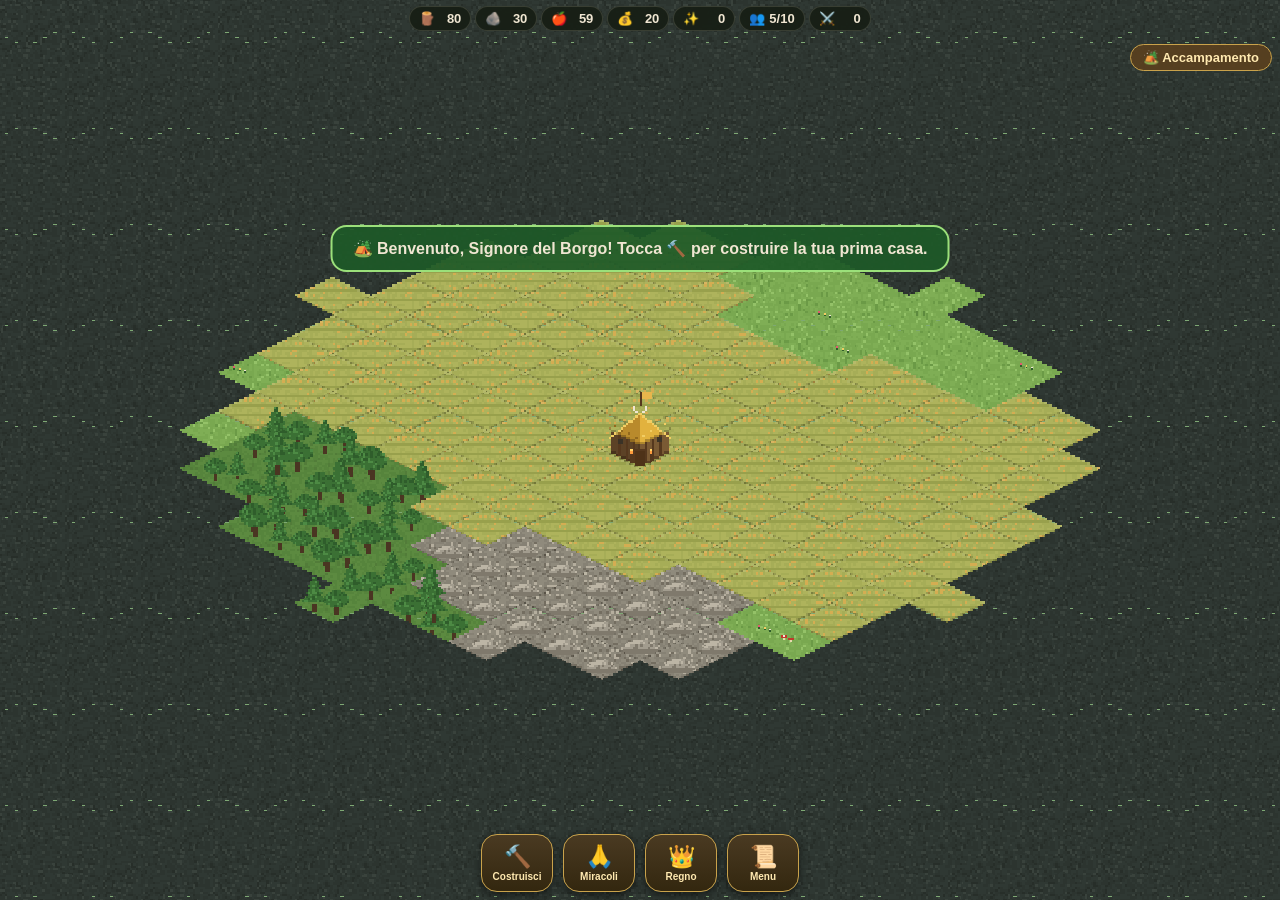
<file: borgo-antico/index.html>
<!DOCTYPE html>
<html lang="it">
<head>
  <meta charset="UTF-8">
  <meta name="viewport" content="width=device-width, initial-scale=1.0, maximum-scale=1.0, user-scalable=no, viewport-fit=cover">
  <title>Borgo Antico</title>
  <meta name="description" content="Un city builder medievale rilassante. Fai crescere il tuo borgo, compi miracoli e difendi il regno.">
  <link rel="manifest" href="manifest.webmanifest">
  <meta name="apple-mobile-web-app-capable" content="yes">
  <meta name="mobile-web-app-capable" content="yes">
  <meta name="apple-mobile-web-app-status-bar-style" content="black-translucent">
  <meta name="apple-mobile-web-app-title" content="Borgo Antico">
  <meta name="theme-color" content="#1d2b1f">
  <link rel="apple-touch-icon" href="icon-180.png">
  <link rel="icon" href="icon-180.png">
  <link rel="stylesheet" href="css/style.css">
</head>
<body>
  <canvas id="game"></canvas>

  <!-- Barra risorse in alto -->
  <div id="topbar" class="safe-top">
    <div class="res" id="res-legna"><span class="ico">🪵</span><span class="val">0</span></div>
    <div class="res" id="res-pietra"><span class="ico">🪨</span><span class="val">0</span></div>
    <div class="res" id="res-cibo"><span class="ico">🍎</span><span class="val">0</span></div>
    <div class="res" id="res-oro"><span class="ico">💰</span><span class="val">0</span></div>
    <div class="res" id="res-fede"><span class="ico">✨</span><span class="val">0</span></div>
    <div class="res" id="res-pop"><span class="ico">👥</span><span class="val">0</span></div>
    <div class="res" id="res-soldati"><span class="ico">⚔️</span><span class="val">0</span></div>
    <!-- merci lavorate: i segnalini compaiono quando le possiedi -->
    <div id="topbar2"></div>
  </div>

  <!-- Badge era -->
  <div id="era-badge" class="safe-top">🏕️ Accampamento</div>

  <!-- Banner avvisi (razzie ecc.) -->
  <div id="banner" class="hidden"></div>

  <!-- Toast messaggi -->
  <div id="toast-box"></div>

  <!-- Barra azioni in basso -->
  <div id="bottombar" class="safe-bottom">
    <button class="bigbtn" id="btn-build">🔨<small>Costruisci</small></button>
    <button class="bigbtn" id="btn-miracles">🙏<small>Miracoli</small></button>
    <button class="bigbtn" id="btn-kingdom">👑<small>Regno</small></button>
    <button class="bigbtn" id="btn-menu">📜<small>Menu</small></button>
  </div>

  <!-- Pannello costruzione -->
  <div id="panel-build" class="panel hidden safe-bottom">
    <div class="panel-title">Costruisci <button class="close" data-close>✕</button></div>
    <div id="build-list" class="cards"></div>
  </div>

  <!-- Pannello miracoli -->
  <div id="panel-miracles" class="panel hidden safe-bottom">
    <div class="panel-title">Miracoli Divini <button class="close" data-close>✕</button></div>
    <div id="miracle-list" class="cards"></div>
  </div>

  <!-- Pannello regno -->
  <div id="panel-kingdom" class="panel hidden safe-bottom">
    <div class="panel-title">Il Regno <button class="close" data-close>✕</button></div>
    <div id="kingdom-info" class="panel-body"></div>
  </div>

  <!-- Pannello menu -->
  <div id="panel-menu" class="panel hidden safe-bottom">
    <div class="panel-title">Menu <button class="close" data-close>✕</button></div>
    <div class="panel-body">
      <p class="muted">Il gioco si salva da solo ogni 10 secondi.</p>
      <button class="wide-btn" id="btn-save">💾 Salva ora</button>
      <button class="wide-btn" id="btn-help">❓ Come si gioca</button>
      <button class="wide-btn danger" id="btn-new">🔥 Nuova partita</button>
    </div>
  </div>

  <!-- Pannello selezione (tile / edificio / campo nemico) -->
  <div id="panel-select" class="panel hidden safe-bottom">
    <div class="panel-title" id="select-title">Selezione <button class="close" data-close>✕</button></div>
    <div id="select-body" class="panel-body"></div>
  </div>

  <!-- Conferma piazzamento -->
  <div id="place-confirm" class="hidden">
    <button id="place-ok">✓</button>
    <button id="place-no">✕</button>
  </div>

  <!-- Aiuto -->
  <div id="panel-help" class="panel hidden safe-bottom">
    <div class="panel-title">Come si gioca <button class="close" data-close>✕</button></div>
    <div class="panel-body help-text">
      <p>🏕️ Benvenuto, Signore del Borgo. Qui non c'è fretta: costruisci, osserva, rilassati.</p>
      <p>🔨 <b>Costruisci</b> case per la popolazione, fattorie per il cibo, taglialegna vicino ai boschi e cave vicino alle rocce.</p>
      <p>👆 <b>Controlli</b>: trascina per muoverti, pizzica per lo zoom, tocca per selezionare.</p>
      <p>👑 <b>Evolvi</b> il tuo insediamento: da accampamento a regno, attraverso i secoli del medioevo.</p>
      <p>⚒️ <b>I mestieri imparano</b>: contadini, boscaioli e cavatori guadagnano esperienza lavorando. Salendo di livello producono di più e sbloccano nuove lavorazioni: il grano diventa farina e poi pane, la legna diventa assi e poi mobili o archi, la pietra diventa blocchi e poi sculture.</p>
      <p>✨ Le cappelle generano <b>Fede</b>: usala per compiere <b>miracoli</b> — benedici i raccolti o scaglia fulmini sui nemici.</p>
      <p>🧭 <b>Esplora</b>: la mappa parte avvolta nella nebbia. Manda l'esploratore (dal pannello Regno) a scoprire boschi, laghi, rocce... e i nascondigli dei nemici. Anche i nuovi edifici e le torri diradano la nebbia.</p>
      <p>🍞 <b>Raffina il cibo</b>: il pozzo dà l'acqua, e farina + acqua = pane. Miele e acqua diventano idromele alla taverna del birraio. Le scarpe del calzolaio e gli attrezzi del fabbro rendono tutti più efficienti, la scuola fa imparare i mestieri più in fretta.</p>
      <p>⚔️ Ai confini vivono <b>accampamenti nemici</b>: ogni tanto tenteranno una razzia. Costruisci torri e recluta soldati, oppure attaccali e saccheggiali. Niente panico: non puoi mai perdere del tutto.</p>
      <p>🌙 Il giorno e la notte scorrono. Goditi il tramonto sul tuo borgo.</p>
    </div>
  </div>

  <script src="js/config.js"></script>
  <script src="js/world.js"></script>
  <script src="js/sprites.js"></script>
  <script src="js/game.js"></script>
  <script src="js/render.js"></script>
  <script src="js/input.js"></script>
  <script src="js/ui.js"></script>
  <script src="js/main.js"></script>
</body>
</html>
</file>
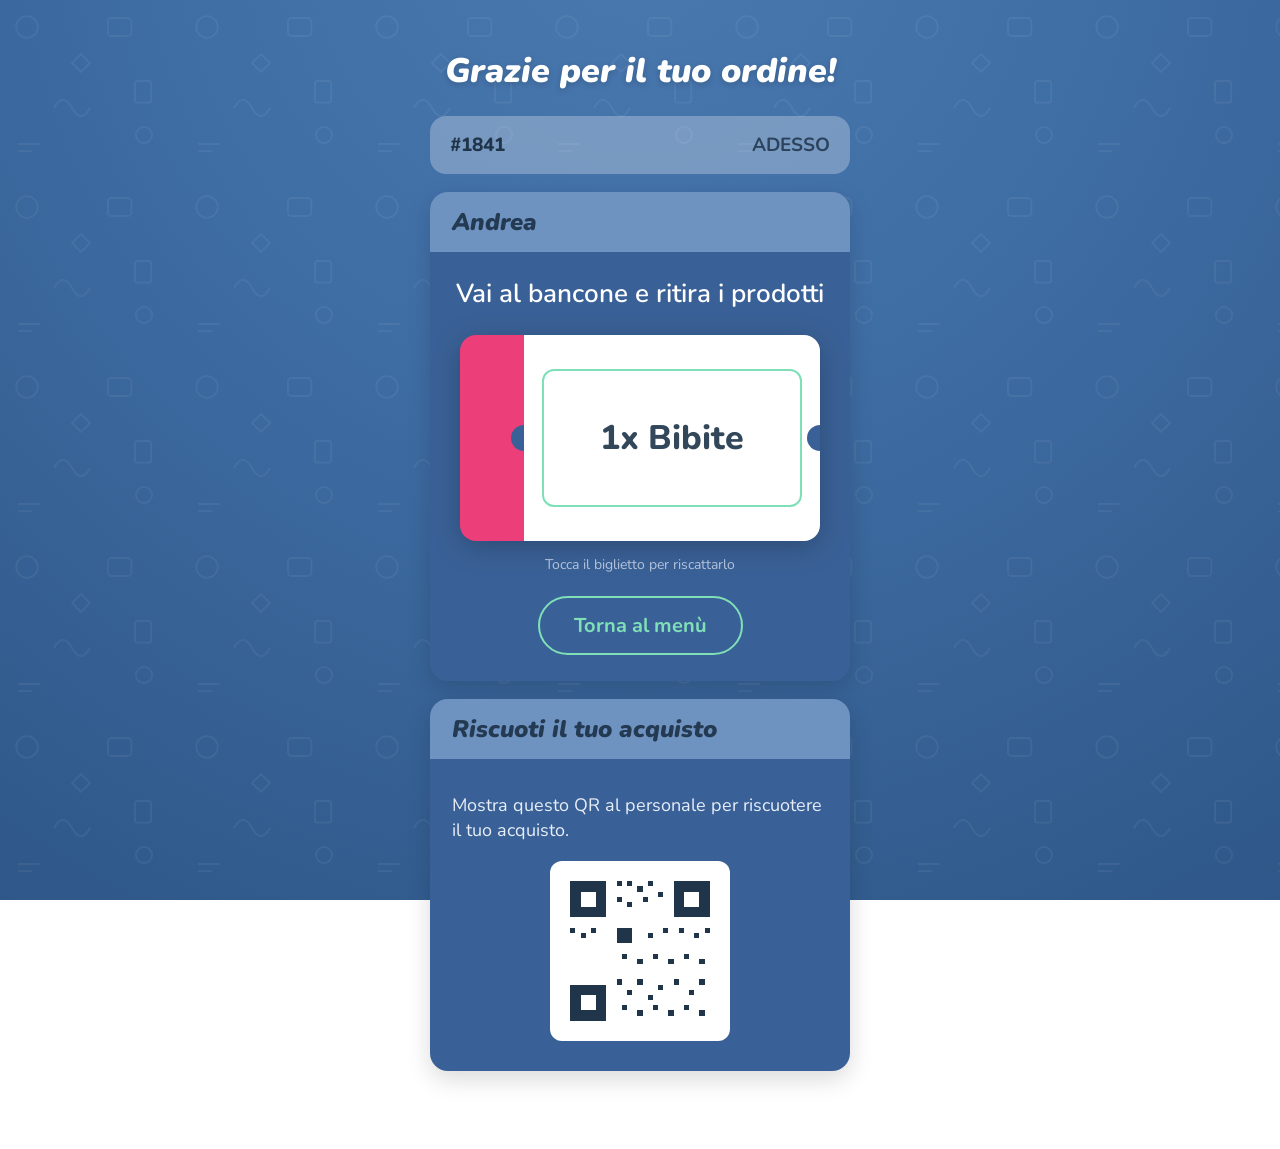
<file: ordine-conferma/index.html>
<!DOCTYPE html>
<html lang="it">
<head>
<meta charset="UTF-8">
<meta name="viewport" content="width=device-width, initial-scale=1.0, maximum-scale=1.0, user-scalable=no">
<title>Il tuo ordine</title>
<style>
/* =========================================================
   PERSONALIZZA QUI I TESTI/COLORI DAL BLOCCO <script> IN FONDO.
   Font: Nunito (rounded) via Google Fonts, con fallback di sistema.
   ========================================================= */
@import url('https://fonts.googleapis.com/css2?family=Nunito:ital,wght@0,400;0,600;0,700;0,800;1,700;1,800;1,900&display=swap');

:root{
  --bg-top:#3f6ea5;
  --bg-bottom:#2f5788;
  --card:#3a6197;
  --card-head:#6f93c0;
  --pill:#7ea3cd;
  --green:#63d3a6;
  --green-soft:#7fe0b8;
  --pink:#ec3e79;
  --yellow:#ece64a;
  --text:#ffffff;
  --text-dim:#e8eef7;
  --ink:#33475b;
}

*{box-sizing:border-box;-webkit-tap-highlight-color:transparent;}
html,body{margin:0;padding:0;}
body{
  font-family:'Nunito','Segoe UI',system-ui,-apple-system,sans-serif;
  color:var(--text);
  min-height:100vh;
  background:
    radial-gradient(circle at 50% -10%, #4a79b0 0%, var(--bg-top) 40%, var(--bg-bottom) 100%);
  background-attachment:fixed;
  display:flex;
  justify-content:center;
  -webkit-font-smoothing:antialiased;
}
/* pattern "doodle" leggero in sovraimpressione */
body::before{
  content:"";
  position:fixed;inset:0;
  background-image:url("data:image/svg+xml;utf8,<svg xmlns='http://www.w3.org/2000/svg' width='200' height='200' viewBox='0 0 200 200'><g fill='none' stroke='%23ffffff' stroke-opacity='0.06' stroke-width='2'><circle cx='30' cy='30' r='12'/><rect x='120' y='20' width='26' height='20' rx='4'/><path d='M60 120 q10 -18 20 0 t20 0'/><circle cx='160' cy='150' r='9'/><path d='M20 160 h24 M20 168 h16'/><rect x='150' y='90' width='18' height='24' rx='3'/><path d='M90 60 l10 10 l-10 10 l-10 -10 z'/></g></svg>");
  background-size:180px 180px;
  pointer-events:none;
  z-index:0;
}

.app{
  position:relative;
  z-index:1;
  width:100%;
  max-width:460px;
  padding:22px 20px 60px;
}

h1.thanks{
  font-style:italic;
  font-weight:900;
  font-size:34px;
  text-align:center;
  margin:26px 0 22px;
  text-shadow:0 2px 6px rgba(0,0,0,.18);
}

/* barra ordine */
.order-bar{
  background:rgba(255,255,255,.28);
  border-radius:16px;
  padding:16px 20px;
  display:flex;
  justify-content:space-between;
  align-items:center;
  font-weight:800;
  font-size:19px;
  color:#20344a;
  margin-bottom:18px;
}
.order-bar .when{font-weight:700;color:#20344a;opacity:.85;}

/* messaggio di successo (compare dopo conferma) */
.success-msg{
  border:1.5px solid var(--green);
  background:rgba(99,211,166,.08);
  border-radius:16px;
  padding:16px 20px;
  font-size:20px;
  line-height:1.35;
  margin-bottom:18px;
  display:none;
}

/* card prodotto */
.card{
  background:var(--card);
  border-radius:18px;
  overflow:hidden;
  box-shadow:0 8px 24px rgba(0,0,0,.15);
  margin-bottom:18px;
}
.card-head{
  background:var(--card-head);
  color:#243a52;
  font-style:italic;
  font-weight:900;
  font-size:24px;
  padding:14px 22px;
}
.card-body{padding:8px 22px 26px;}
.card-body .instruction{
  font-size:26px;
  text-align:center;
  font-weight:600;
  margin:18px 0 24px;
  line-height:1.25;
}

/* ticket */
.ticket{
  position:relative;
  display:flex;
  border-radius:16px;
  overflow:hidden;
  margin:0 auto;
  max-width:360px;
  filter:drop-shadow(0 6px 14px rgba(0,0,0,.22));
  cursor:pointer;
  user-select:none;
}
.ticket .stub{
  width:64px;
  background:var(--pink);
  flex:0 0 64px;
  transition:background .25s ease;
}
.ticket .body{
  flex:1;
  background:#fff;
  padding:34px 18px;
  display:flex;
  align-items:center;
  justify-content:center;
  position:relative;
}
.ticket .inner{
  border:2px solid var(--green-soft);
  border-radius:12px;
  width:100%;
  padding:44px 10px;
  display:flex;
  align-items:center;
  justify-content:center;
}
.ticket .label{
  color:var(--ink);
  font-weight:800;
  font-size:34px;
  text-align:center;
}
/* notch decorativi */
.ticket::before,.ticket::after{
  content:"";position:absolute;top:50%;transform:translateY(-50%);
  width:26px;height:26px;border-radius:50%;
  background:var(--card);
}
.ticket::before{left:51px;}
.ticket::after{right:-13px;}

/* stato riscattato */
.ticket.redeemed .stub{background:var(--yellow);}
.ticket.redeemed .inner{border-color:var(--pink);}
.ticket.redeemed .cross{opacity:1;}
.ticket .cross{
  position:absolute;inset:12px 12px 12px 12px;
  opacity:0;transition:opacity .3s ease;pointer-events:none;
}
.ticket .cross::before,.ticket .cross::after{
  content:"";position:absolute;top:50%;left:0;right:0;height:6px;
  background:var(--pink);border-radius:6px;transform-origin:center;
}
.ticket .cross::before{transform:rotate(28deg);}
.ticket .cross::after{transform:rotate(-28deg);}

.hint{
  text-align:center;
  font-size:14px;
  color:var(--text-dim);
  opacity:.7;
  margin:14px 0 4px;
}

/* bottone pill */
.btn-pill{
  display:block;
  margin:22px auto 0;
  background:transparent;
  color:var(--green-soft);
  border:2px solid var(--green-soft);
  border-radius:999px;
  padding:14px 34px;
  font-family:inherit;
  font-weight:700;
  font-size:20px;
  cursor:pointer;
  transition:background .15s,color .15s;
}
.btn-pill:hover{background:var(--green-soft);color:#183a30;}

/* sezione riscuoti */
.redeem-sec .card-head{background:var(--card-head);}
.redeem-sec .card-body{padding-top:16px;}
.redeem-sec p{font-size:18px;line-height:1.4;color:var(--text-dim);}
.qr{
  width:180px;height:180px;margin:14px auto 4px;
  background:#fff;border-radius:12px;
  display:flex;align-items:center;justify-content:center;
}
.qr svg{width:150px;height:150px;}

/* ===== modale conferma Sì / No ===== */
.overlay{
  position:fixed;inset:0;z-index:50;
  background:rgba(18,32,52,.55);
  backdrop-filter:blur(3px);
  display:none;
  align-items:center;justify-content:center;
  padding:24px;
}
.overlay.show{display:flex;animation:fade .18s ease;}
@keyframes fade{from{opacity:0}to{opacity:1}}
.modal{
  background:var(--card);
  border-radius:22px;
  width:100%;max-width:360px;
  padding:30px 26px 24px;
  box-shadow:0 20px 50px rgba(0,0,0,.4);
  text-align:center;
  animation:pop .2s ease;
}
@keyframes pop{from{transform:scale(.9);opacity:.4}to{transform:scale(1);opacity:1}}
.modal .m-title{
  font-style:italic;font-weight:900;font-size:26px;margin-bottom:8px;
}
.modal .m-text{font-size:19px;color:var(--text-dim);line-height:1.35;margin-bottom:26px;}
.modal .m-actions{display:flex;gap:14px;}
.modal .m-btn{
  flex:1;border:none;border-radius:999px;padding:15px 0;
  font-family:inherit;font-weight:800;font-size:20px;cursor:pointer;
  transition:transform .08s,filter .15s;
}
.modal .m-btn:active{transform:scale(.96);}
.m-btn.yes{background:var(--green);color:#0e3527;}
.m-btn.yes:hover{filter:brightness(1.06);}
.m-btn.no{background:transparent;color:#fff;border:2px solid rgba(255,255,255,.4);}
.m-btn.no:hover{background:rgba(255,255,255,.1);}

@media(max-width:380px){
  h1.thanks{font-size:29px;}
  .ticket .label{font-size:28px;}
}
</style>
</head>
<body>
  <div class="app">
    <h1 class="thanks" id="thanksTitle">Grazie per il tuo ordine!</h1>

    <div class="order-bar">
      <span id="orderNo">#1841</span>
      <span class="when" id="orderWhen">ADESSO</span>
    </div>

    <div class="success-msg" id="successMsg">Il tuo ordine è stato completato con successo.</div>

    <div class="card">
      <div class="card-head" id="customerName">Andrea</div>
      <div class="card-body">
        <div class="instruction">Vai al bancone e ritira i prodotti</div>

        <div class="ticket" id="ticket" role="button" tabindex="0" aria-label="Riscatta biglietto">
          <div class="stub"></div>
          <div class="body">
            <div class="inner">
              <div class="label" id="ticketLabel">1x Bibite</div>
            </div>
            <div class="cross" aria-hidden="true"></div>
          </div>
        </div>
        <div class="hint" id="ticketHint">Tocca il biglietto per riscattarlo</div>

        <button class="btn-pill" id="backBtn">Torna al menù</button>
      </div>
    </div>

    <div class="card redeem-sec">
      <div class="card-head">Riscuoti il tuo acquisto</div>
      <div class="card-body">
        <p>Mostra questo QR al personale per riscuotere il tuo acquisto.</p>
        <div class="qr">
          <svg viewBox="0 0 29 29" shape-rendering="crispEdges" xmlns="http://www.w3.org/2000/svg">
            <rect width="29" height="29" fill="#fff"/>
            <g fill="#20344a">
              <rect x="1" y="1" width="7" height="7"/><rect x="3" y="3" width="3" height="3" fill="#fff"/>
              <rect x="21" y="1" width="7" height="7"/><rect x="23" y="3" width="3" height="3" fill="#fff"/>
              <rect x="1" y="21" width="7" height="7"/><rect x="3" y="23" width="3" height="3" fill="#fff"/>
              <rect x="10" y="1" width="1" height="1"/><rect x="12" y="1" width="1" height="1"/><rect x="14" y="2" width="1" height="1"/>
              <rect x="16" y="1" width="1" height="1"/><rect x="18" y="3" width="1" height="1"/>
              <rect x="10" y="4" width="1" height="1"/><rect x="12" y="5" width="1" height="1"/><rect x="15" y="4" width="1" height="1"/>
              <rect x="1" y="10" width="1" height="1"/><rect x="3" y="11" width="1" height="1"/><rect x="5" y="10" width="1" height="1"/>
              <rect x="10" y="10" width="3" height="3"/><rect x="16" y="11" width="1" height="1"/><rect x="19" y="10" width="1" height="1"/>
              <rect x="22" y="10" width="1" height="1"/><rect x="25" y="11" width="1" height="1"/><rect x="27" y="10" width="1" height="1"/>
              <rect x="11" y="15" width="1" height="1"/><rect x="14" y="16" width="1" height="1"/><rect x="17" y="15" width="1" height="1"/>
              <rect x="20" y="16" width="1" height="1"/><rect x="23" y="15" width="1" height="1"/><rect x="26" y="16" width="1" height="1"/>
              <rect x="10" y="20" width="1" height="1"/><rect x="12" y="22" width="1" height="1"/><rect x="14" y="20" width="1" height="1"/>
              <rect x="16" y="23" width="1" height="1"/><rect x="18" y="21" width="1" height="1"/><rect x="21" y="20" width="1" height="1"/>
              <rect x="24" y="22" width="1" height="1"/><rect x="26" y="20" width="1" height="1"/>
              <rect x="11" y="25" width="1" height="1"/><rect x="14" y="26" width="1" height="1"/><rect x="17" y="25" width="1" height="1"/>
              <rect x="20" y="26" width="1" height="1"/><rect x="23" y="25" width="1" height="1"/><rect x="26" y="26" width="1" height="1"/>
            </g>
          </svg>
        </div>
      </div>
    </div>
  </div>

  <!-- modale conferma -->
  <div class="overlay" id="overlay" role="dialog" aria-modal="true" aria-labelledby="mTitle">
    <div class="modal">
      <div class="m-title" id="mTitle">Confermi il ritiro?</div>
      <div class="m-text" id="mText">Segna <strong>1x Bibite</strong> come riscattato. L'operazione non è reversibile.</div>
      <div class="m-actions">
        <button class="m-btn no" id="btnNo">No</button>
        <button class="m-btn yes" id="btnYes">Sì</button>
      </div>
    </div>
  </div>

<script>
/* =========================================================
   PERSONALIZZA IL TUO ORDINE QUI
   ========================================================= */
const CONFIG = {
  thanks:      "Grazie per il tuo ordine!",
  orderNo:     "#1841",
  customer:    "Andrea",
  item:        "1x Bibite",
  successText: "Il tuo ordine è stato completato con successo.",
  confirmTitle:"Confermi il ritiro?",
};

// applica config
thanksTitle.textContent = CONFIG.thanks;
orderNo.textContent     = CONFIG.orderNo;
customerName.textContent= CONFIG.customer;
ticketLabel.textContent = CONFIG.item;
successMsg.textContent  = CONFIG.successText;
mTitle.textContent      = CONFIG.confirmTitle;
mText.innerHTML         = 'Segna <strong>'+CONFIG.item+'</strong> come riscattato. L\'operazione non è reversibile.';

const ticket   = document.getElementById('ticket');
const overlay  = document.getElementById('overlay');
const btnYes   = document.getElementById('btnYes');
const btnNo    = document.getElementById('btnNo');
let redeemed   = false;

function openModal(){
  if(redeemed) return;
  overlay.classList.add('show');
  btnYes.focus();
}
function closeModal(){ overlay.classList.remove('show'); }

function confirmRedeem(){
  redeemed = true;
  ticket.classList.add('redeemed');           // stub giallo + X rossa
  document.getElementById('successMsg').style.display = 'block';
  document.getElementById('orderWhen').textContent = 'ADESSO';
  document.getElementById('ticketHint').textContent = 'Biglietto riscattato';
  ticket.style.cursor = 'default';
  closeModal();
}

// interazioni
ticket.addEventListener('click', openModal);
ticket.addEventListener('keydown', e=>{ if(e.key==='Enter'||e.key===' '){e.preventDefault();openModal();} });
btnYes.addEventListener('click', confirmRedeem);
btnNo.addEventListener('click', closeModal);
overlay.addEventListener('click', e=>{ if(e.target===overlay) closeModal(); });
document.addEventListener('keydown', e=>{ if(e.key==='Escape') closeModal(); });

document.getElementById('backBtn').addEventListener('click', ()=>{
  // reset dimostrativo: torna allo stato iniziale
  redeemed=false;
  ticket.classList.remove('redeemed');
  ticket.style.cursor='pointer';
  document.getElementById('successMsg').style.display='none';
  document.getElementById('ticketHint').textContent='Tocca il biglietto per riscattarlo';
});
</script>
</body>
</html>
</file>
<file: borgo-antico/css/style.css>
* { margin: 0; padding: 0; box-sizing: border-box; -webkit-tap-highlight-color: transparent; }

html, body {
  width: 100%; height: 100%;
  overflow: hidden;
  background: #101a12;
  font-family: -apple-system, "SF Pro Rounded", "Segoe UI", sans-serif;
  color: #f0e6d2;
  -webkit-user-select: none; user-select: none;
  -webkit-touch-callout: none;
  position: fixed;
}

#game {
  position: absolute; inset: 0;
  width: 100%; height: 100%;
  touch-action: none;
  display: block;
}

.hidden { display: none !important; }
.safe-top { padding-top: env(safe-area-inset-top, 0px); }
.safe-bottom { padding-bottom: calc(env(safe-area-inset-bottom, 0px) + 8px); }

/* ---- barra risorse ---- */
#topbar {
  position: absolute; top: 0; left: 0; right: 0;
  display: flex; justify-content: center; gap: 4px;
  padding-left: 6px; padding-right: 6px;
  pointer-events: none;
  flex-wrap: wrap;
}
.res {
  background: rgba(20, 28, 18, 0.82);
  border: 1px solid rgba(240, 230, 210, 0.15);
  border-radius: 14px;
  padding: 4px 9px;
  margin-top: 6px;
  font-size: 13px;
  display: flex; align-items: center; gap: 4px;
  backdrop-filter: blur(6px);
  -webkit-backdrop-filter: blur(6px);
}
.res .val { font-weight: 600; min-width: 22px; text-align: right; font-variant-numeric: tabular-nums; }
.res.flash { animation: flash 0.5s; }
@keyframes flash { 50% { background: rgba(180, 60, 40, 0.85); } }

#era-badge {
  position: absolute; top: 0; right: 8px;
  margin-top: 44px;
  background: rgba(90, 65, 30, 0.9);
  border: 1px solid #c9a24b;
  color: #ffe9b0;
  border-radius: 14px;
  padding: 5px 12px;
  font-size: 13px; font-weight: 700;
  pointer-events: none;
}

/* ---- banner ---- */
#banner {
  position: absolute; top: 25%; left: 50%;
  transform: translateX(-50%);
  background: rgba(120, 30, 20, 0.92);
  border: 2px solid #ffb35c;
  border-radius: 16px;
  padding: 12px 20px;
  font-size: 16px; font-weight: 700;
  text-align: center;
  max-width: 86%;
  z-index: 30;
  animation: pop 0.3s;
}
#banner.good { background: rgba(30, 90, 40, 0.92); border-color: #9be07a; }
@keyframes pop { from { transform: translateX(-50%) scale(0.7); opacity: 0; } }

/* ---- toast ---- */
#toast-box {
  position: absolute; top: 0; left: 50%;
  transform: translateX(-50%);
  margin-top: calc(env(safe-area-inset-top, 0px) + 46px);
  display: flex; flex-direction: column; align-items: center; gap: 6px;
  pointer-events: none; z-index: 40;
}
.toast {
  background: rgba(25, 32, 24, 0.92);
  border: 1px solid rgba(240, 230, 210, 0.25);
  border-radius: 12px;
  padding: 8px 14px;
  font-size: 14px;
  animation: pop2 0.25s;
  max-width: 80vw; text-align: center;
}
@keyframes pop2 { from { transform: scale(0.8); opacity: 0; } }

/* ---- barra bassa ---- */
#bottombar {
  position: absolute; bottom: 0; left: 0; right: 0;
  display: flex; justify-content: center; gap: 10px;
  padding: 8px 10px;
  pointer-events: none;
}
.bigbtn {
  pointer-events: auto;
  background: linear-gradient(180deg, #4a3a22, #33270f);
  border: 1.5px solid #c9a24b;
  color: #ffe9b0;
  border-radius: 16px;
  width: 72px; height: 58px;
  font-size: 22px;
  display: flex; flex-direction: column; align-items: center; justify-content: center;
  gap: 1px;
  box-shadow: 0 3px 8px rgba(0,0,0,0.5);
}
.bigbtn small { font-size: 10px; font-weight: 700; }
.bigbtn:active { transform: scale(0.94); }

/* ---- pannelli ---- */
.panel {
  position: absolute; bottom: 0; left: 0; right: 0;
  background: rgba(24, 30, 22, 0.96);
  border-top: 2px solid #c9a24b;
  border-radius: 20px 20px 0 0;
  max-height: 62%;
  overflow-y: auto;
  -webkit-overflow-scrolling: touch;
  z-index: 20;
  animation: slideup 0.22s ease-out;
}
@keyframes slideup { from { transform: translateY(40%); opacity: 0; } }
.panel-title {
  font-size: 17px; font-weight: 800;
  padding: 14px 16px 8px;
  color: #ffe9b0;
  display: flex; justify-content: space-between; align-items: center;
  position: sticky; top: 0;
  background: rgba(24, 30, 22, 0.97);
}
.panel-title .close {
  background: rgba(240,230,210,0.12);
  border: none; color: #f0e6d2;
  border-radius: 50%; width: 32px; height: 32px;
  font-size: 15px;
}
.panel-body { padding: 6px 16px 16px; font-size: 14px; line-height: 1.5; }
.panel-body p { margin-bottom: 8px; }
.muted { opacity: 0.65; font-size: 13px; }
.help-text b { color: #ffe9b0; }

#topbar2 { display: contents; }
#topbar2 .res { font-size: 11.5px; padding: 3px 7px; border-color: rgba(232, 182, 76, 0.4); }

.cards {
  display: grid;
  grid-template-columns: repeat(3, 1fr);
  gap: 10px;
  padding: 6px 16px 18px;
}
.card {
  background: rgba(46, 55, 40, 0.9);
  border: 1.5px solid rgba(240,230,210,0.2);
  border-radius: 14px;
  padding: 10px 8px;
  text-align: center;
  display: flex; flex-direction: column; gap: 4px; align-items: center;
}
.card:active { transform: scale(0.96); }
.card.locked { opacity: 0.45; }
.card.unaffordable { border-color: rgba(220, 90, 60, 0.6); }
.card .emoji { font-size: 30px; }
.card .spr {
  width: 60px; height: auto;
  image-rendering: pixelated;
  margin: -6px 0;
}
.card .name { font-weight: 700; font-size: 13px; color: #ffe9b0; }
.card .cost { font-size: 11px; opacity: 0.9; }
.card .desc { font-size: 10.5px; opacity: 0.7; line-height: 1.3; }

.wide-btn {
  display: block; width: 100%;
  background: linear-gradient(180deg, #4a3a22, #33270f);
  border: 1.5px solid #c9a24b;
  color: #ffe9b0;
  border-radius: 14px;
  padding: 13px;
  font-size: 15px; font-weight: 700;
  margin: 8px 0;
}
.wide-btn:active { transform: scale(0.98); }
.wide-btn.danger { border-color: #d06a4a; color: #ffc0a8; }
.wide-btn:disabled { opacity: 0.4; }

/* ---- conferma piazzamento ---- */
#place-confirm {
  position: absolute;
  display: flex; gap: 14px;
  z-index: 25;
  transform: translate(-50%, -100%);
}
#place-confirm button {
  width: 54px; height: 54px;
  border-radius: 50%;
  font-size: 24px; font-weight: 800;
  border: 2px solid #fff;
  box-shadow: 0 4px 10px rgba(0,0,0,0.5);
}
#place-ok { background: #2e7d32; color: #fff; }
#place-no { background: #b03a2e; color: #fff; }
#place-confirm button:active { transform: scale(0.92); }

/* barra progresso nei pannelli */
.bar {
  background: rgba(0,0,0,0.4);
  border-radius: 8px; height: 14px;
  overflow: hidden; margin: 4px 0 10px;
}
.bar > div { height: 100%; background: linear-gradient(90deg, #7da858, #b5d178); border-radius: 8px; }

.kv { display: flex; justify-content: space-between; padding: 3px 0; }
.kv b { color: #ffe9b0; }
</file>
